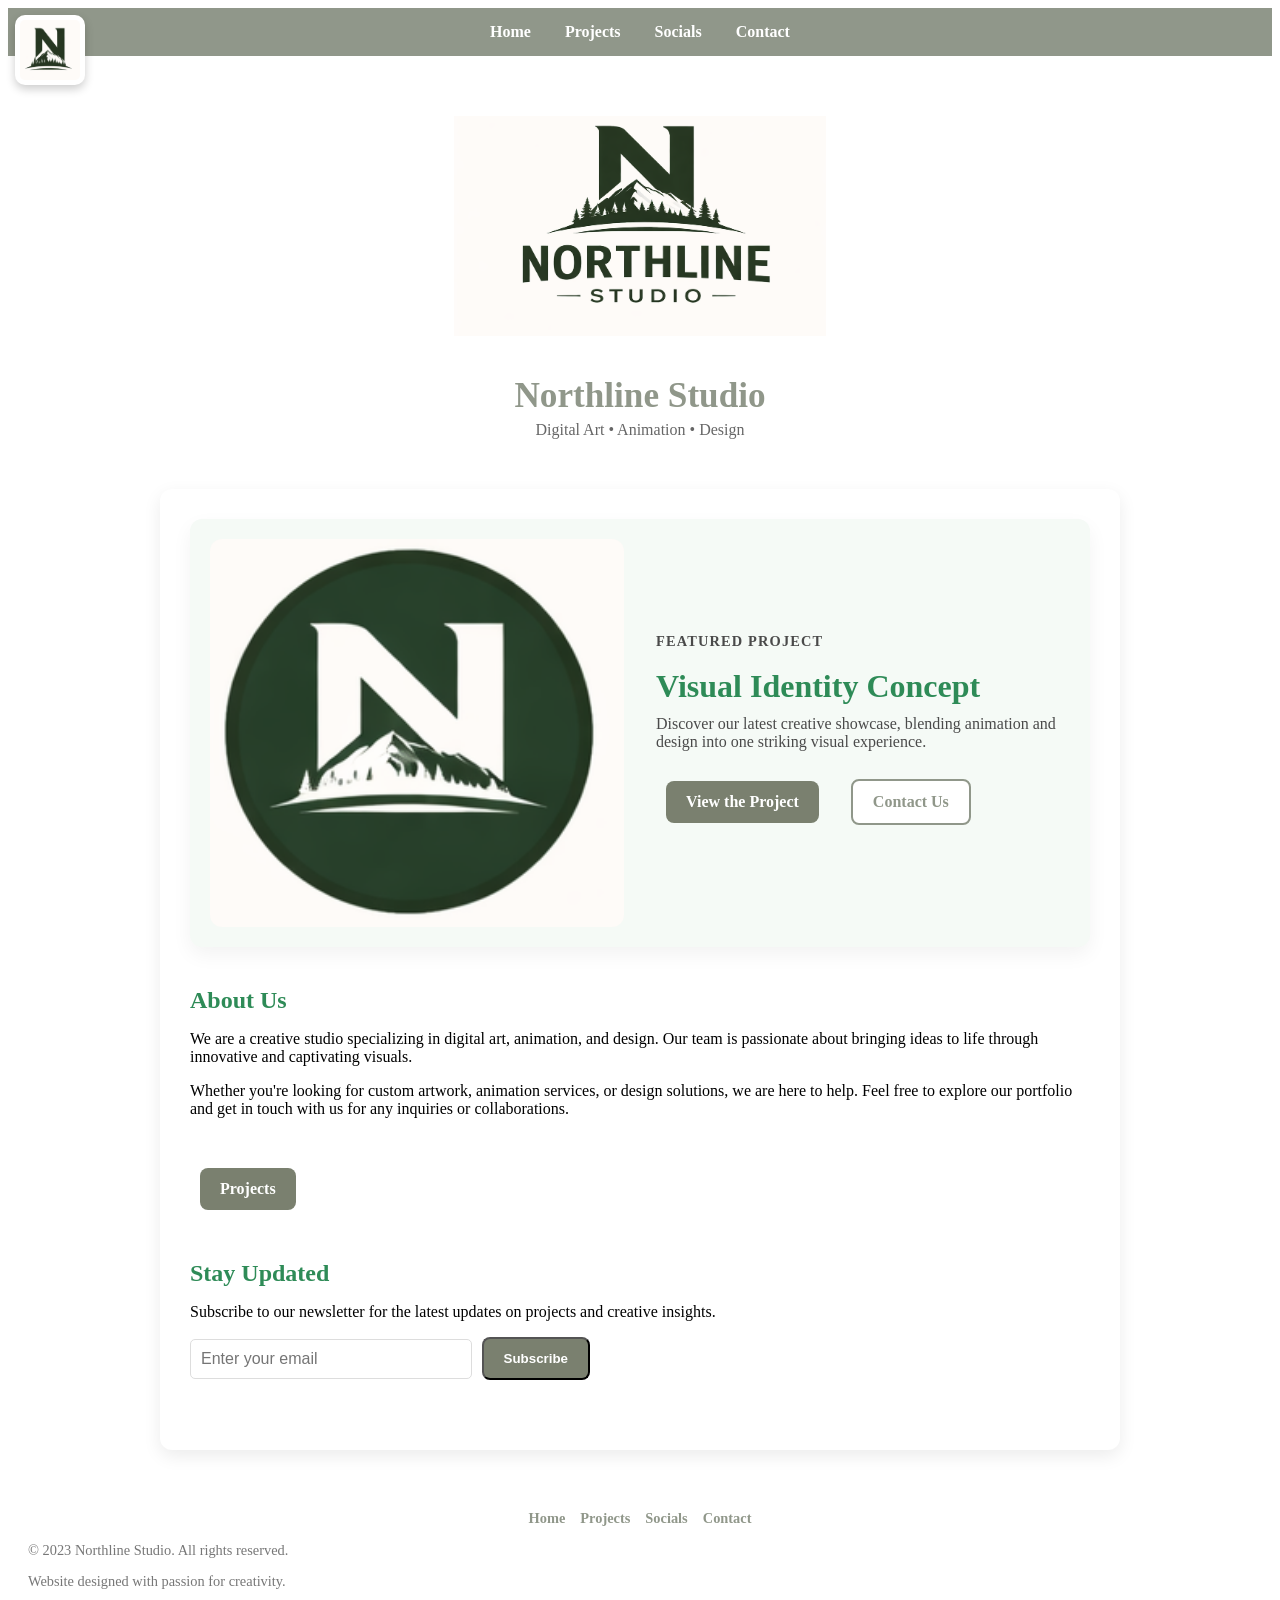
<file: index.html>
<!DOCTYPE html>
<html lang="en">
<head>
    <meta charset="UTF-8">
    <meta name="viewport" content="width=device-width, initial-scale=1.0">
    <meta name="description" content="Northline Studio - Digital Art, Animation, and Design. Explore our portfolio of creative projects and get in touch for collaborations.">
    <meta name="keywords" content="digital art, animation, design, Northline Studio, portfolio">
    <title>Northline Studio</title>
    <link rel="stylesheet" href="style.css">
    <link rel="icon" href="images/northline-squarelogo.png" type="image/png">
    <link rel="preload" href="images/northline-banner.png" as="image">
</head>
<body>
    <nav class="navbar">
    <a href="index.html">Home</a>
    <a href="projects.html">Projects</a>
    <a href="socials.html">Socials</a>
    <a href="contact.html">Contact</a>
</nav>
<header class="header">

    <a href="index.html"><img src="images/northline-squarelogo.png" class="icon-logo" alt="Northline icon"></a>

    <img src="images/northline-banner.png" class="banner" alt="Northline Studio Banner">

    <h1>Northline Studio</h1>
    <p class="subtitle">Digital Art • Animation • Design</p>

</header>

    <main>
        <section class="hero">
            <img src="images/northline-circlelogo.png" alt="Featured project preview" class="hero-image">
            <div class="hero-copy">
                <p class="hero-label">Featured Project</p>
                <h2>Visual Identity Concept</h2>
                <p>Discover our latest creative showcase, blending animation and design into one striking visual experience.</p>
                <div class="hero-actions">
                    <a href="projects.html" class="nav-button">View the Project</a>
                    <a href="contact.html" class="nav-button secondary">Contact Us</a>
                </div>
            </div>
        </section>

        <section>
            <h2>About Us</h2>
            <p>We are a creative studio specializing in digital art, animation, and design. Our team is passionate about bringing ideas to life through innovative and captivating visuals.</p>
        <p>Whether you're looking for custom artwork, animation services, or design solutions, we are here to help. Feel free to explore our portfolio and get in touch with us for any inquiries or collaborations.</p>
        </section>

        <section>
            <a href="projects.html" class="nav-button">Projects</a>
        </section>

        <section>
            <h2>Stay Updated</h2>
            <p>Subscribe to our newsletter for the latest updates on projects and creative insights.</p>
            <form class="newsletter-form">
                <input type="email" placeholder="Enter your email" required>
                <button type="submit" class="nav-button">Subscribe</button>
            </form>
        </section>

    </main>

    <footer>
        <div class="footer-nav">
            <a href="index.html">Home</a>
            <a href="projects.html">Projects</a>
            <a href="socials.html">Socials</a>
            <a href="contact.html">Contact</a>
        </div>
        <p>&copy; 2023 Northline Studio. All rights reserved.</p>
        <p>Website designed with passion for creativity.</p>
        <button id="back-to-top" class="nav-button" style="position: fixed; bottom: 20px; right: 20px; display: none;">↑ Top</button>
    </footer>
 <script src="script.js"></script>
</body>

</html>
</file>
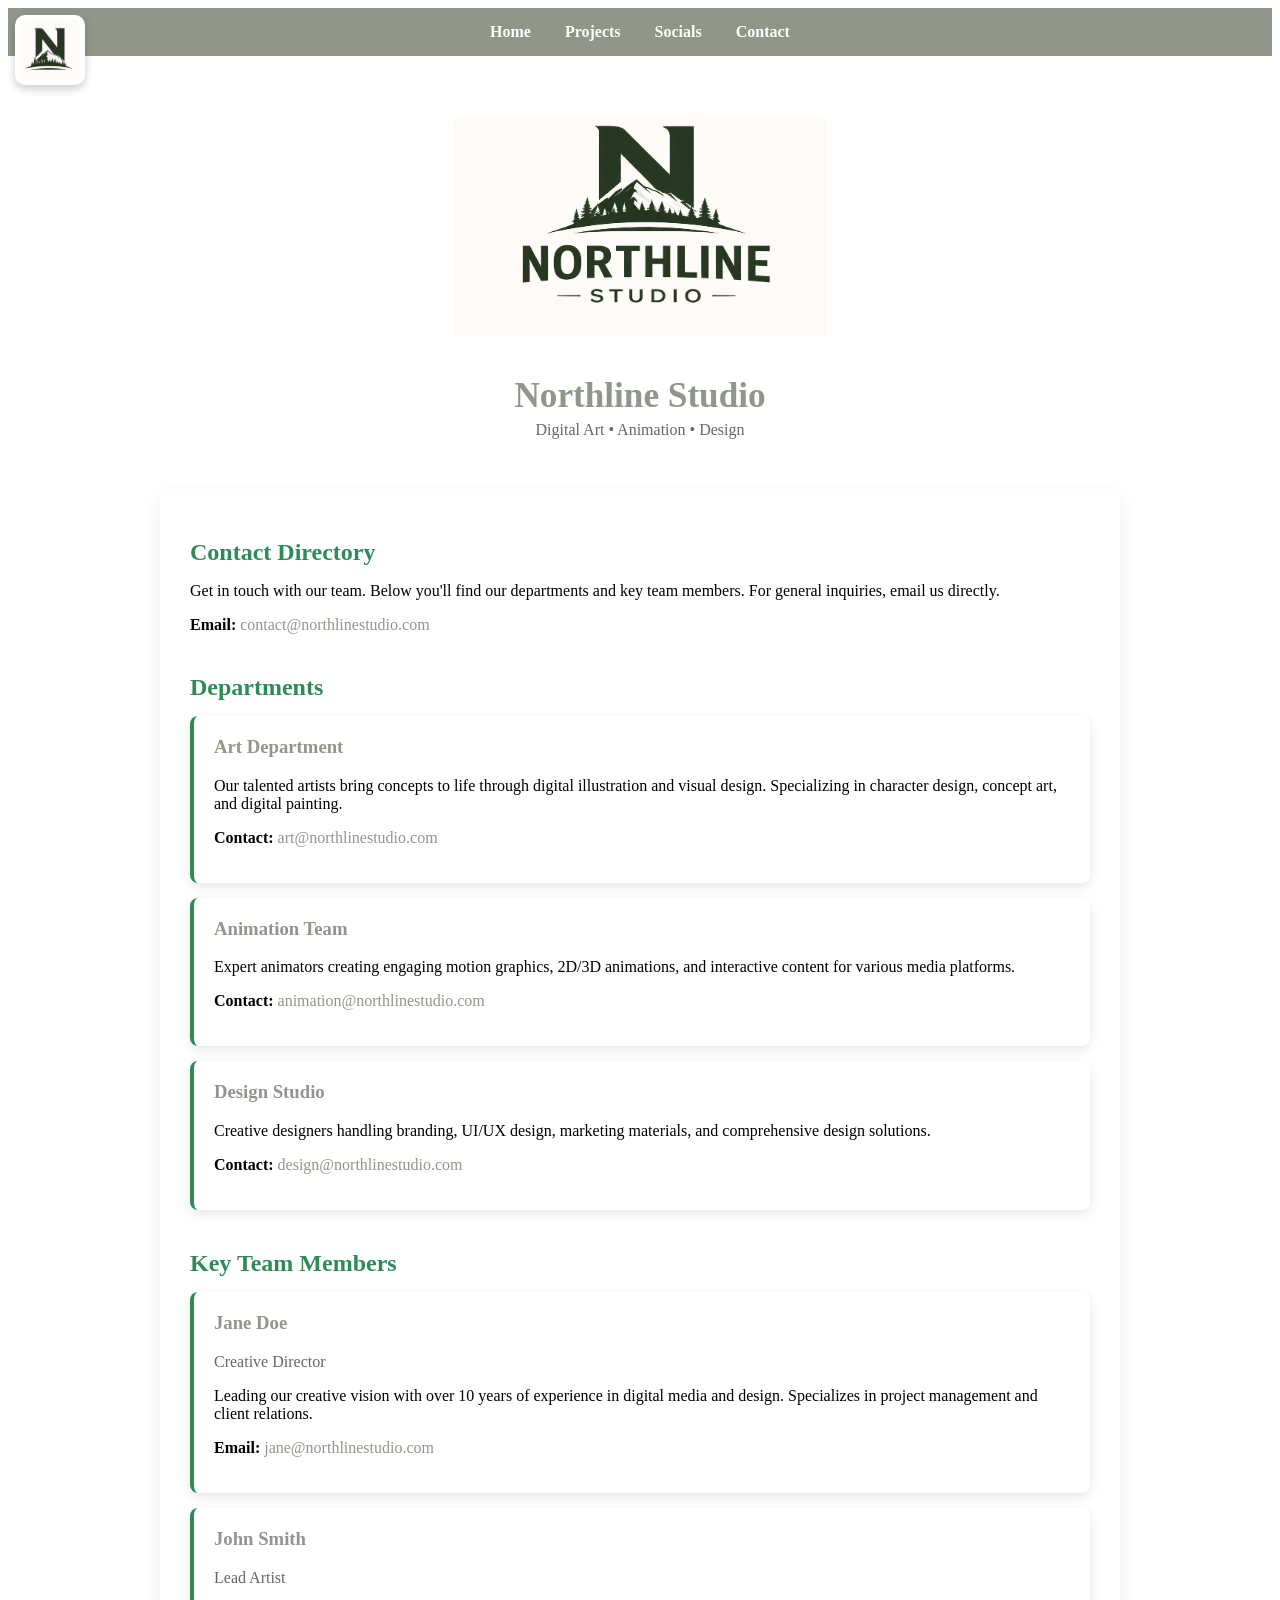
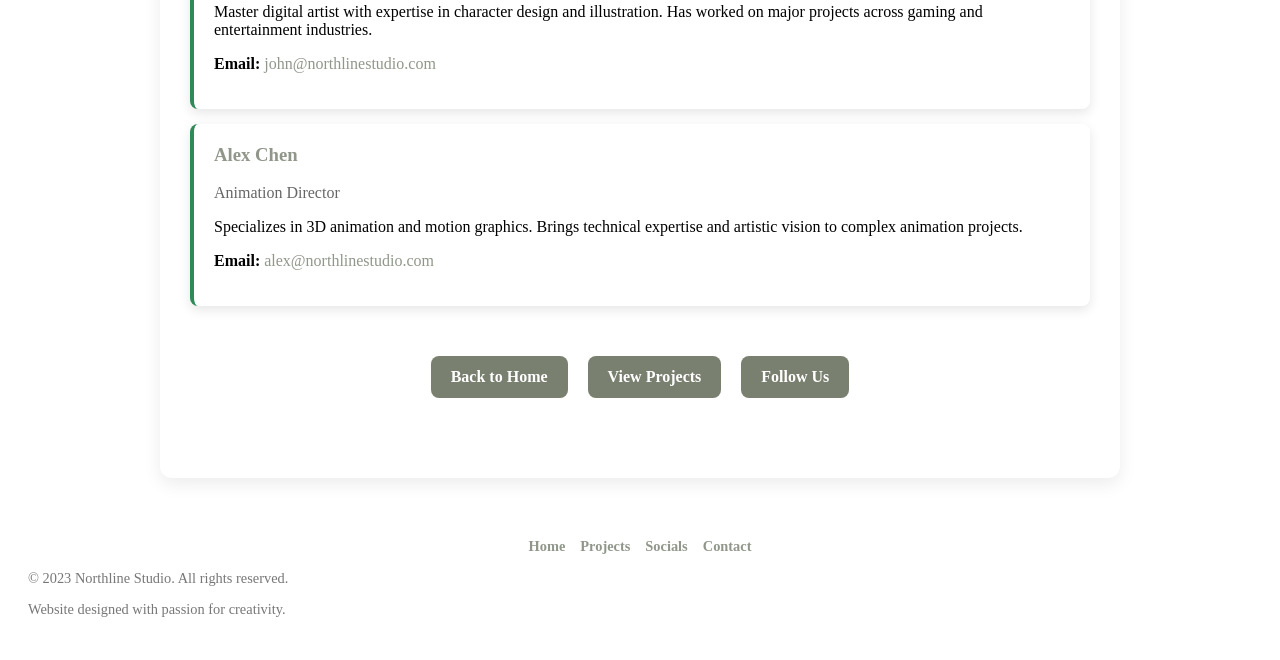
<file: contact.html>
<!DOCTYPE html>
<html lang="en">
<head>
    <meta charset="UTF-8">
    <meta name="viewport" content="width=device-width, initial-scale=1.0">
    <title>Contact - Northline Studio</title>
    <link rel="stylesheet" href="style.css">
</head>
<body>
    <nav class="navbar">
    <a href="index.html">Home</a>
    <a href="projects.html">Projects</a>
    <a href="socials.html">Socials</a>
    <a href="contact.html">Contact</a>
</nav>
<header class="header">

    <a href="index.html"><img src="images/northline-squarelogo.png" class="icon-logo" alt="Northline icon"></a>

    <img src="images/northline-banner.png" class="banner" alt="Northline Studio Banner">

    <h1>Northline Studio</h1>
    <p class="subtitle">Digital Art • Animation • Design</p>

</header>

    <main>
        <section>
            <h2>Contact Directory</h2>
            <p>Get in touch with our team. Below you'll find our departments and key team members. For general inquiries, email us directly.</p>
            <p><strong>Email:</strong> <a href="mailto:contact@northlinestudio.com">contact@northlinestudio.com</a></p>
        </section>

        <section>
            <h2>Departments</h2>
            <div class="department">
                <h3>Art Department</h3>
                <p>Our talented artists bring concepts to life through digital illustration and visual design. Specializing in character design, concept art, and digital painting.</p>
                <p><strong>Contact:</strong> <a href="mailto:art@northlinestudio.com">art@northlinestudio.com</a></p>
            </div>
            <div class="department">
                <h3>Animation Team</h3>
                <p>Expert animators creating engaging motion graphics, 2D/3D animations, and interactive content for various media platforms.</p>
                <p><strong>Contact:</strong> <a href="mailto:animation@northlinestudio.com">animation@northlinestudio.com</a></p>
            </div>
            <div class="department">
                <h3>Design Studio</h3>
                <p>Creative designers handling branding, UI/UX design, marketing materials, and comprehensive design solutions.</p>
                <p><strong>Contact:</strong> <a href="mailto:design@northlinestudio.com">design@northlinestudio.com</a></p>
            </div>
        </section>

        <section>
            <h2>Key Team Members</h2>
            <div class="team-member">
                <h3>Jane Doe</h3>
                <p><em>Creative Director</em></p>
                <p>Leading our creative vision with over 10 years of experience in digital media and design. Specializes in project management and client relations.</p>
                <p><strong>Email:</strong> <a href="mailto:jane@northlinestudio.com">jane@northlinestudio.com</a></p>
            </div>
            <div class="team-member">
                <h3>John Smith</h3>
                <p><em>Lead Artist</em></p>
                <p>Master digital artist with expertise in character design and illustration. Has worked on major projects across gaming and entertainment industries.</p>
                <p><strong>Email:</strong> <a href="mailto:john@northlinestudio.com">john@northlinestudio.com</a></p>
            </div>
            <div class="team-member">
                <h3>Alex Chen</h3>
                <p><em>Animation Director</em></p>
                <p>Specializes in 3D animation and motion graphics. Brings technical expertise and artistic vision to complex animation projects.</p>
                <p><strong>Email:</strong> <a href="mailto:alex@northlinestudio.com">alex@northlinestudio.com</a></p>
            </div>
        </section>

        <section class="button-row">
            <a href="index.html" class="nav-button">Back to Home</a>
            <a href="projects.html" class="nav-button">View Projects</a>
            <a href="socials.html" class="nav-button">Follow Us</a>
        </section>

    </main>

    <footer>
        <div class="footer-nav">
            <a href="index.html">Home</a>
            <a href="projects.html">Projects</a>
            <a href="socials.html">Socials</a>
            <a href="contact.html">Contact</a>
        </div>
        <p>&copy; 2023 Northline Studio. All rights reserved.</p>
        <p>Website designed with passion for creativity.</p>
        <button id="back-to-top" class="nav-button" style="position: fixed; bottom: 20px; right: 20px; display: none;">↑ Top</button>
    </footer>
</body>

</html>
</file>
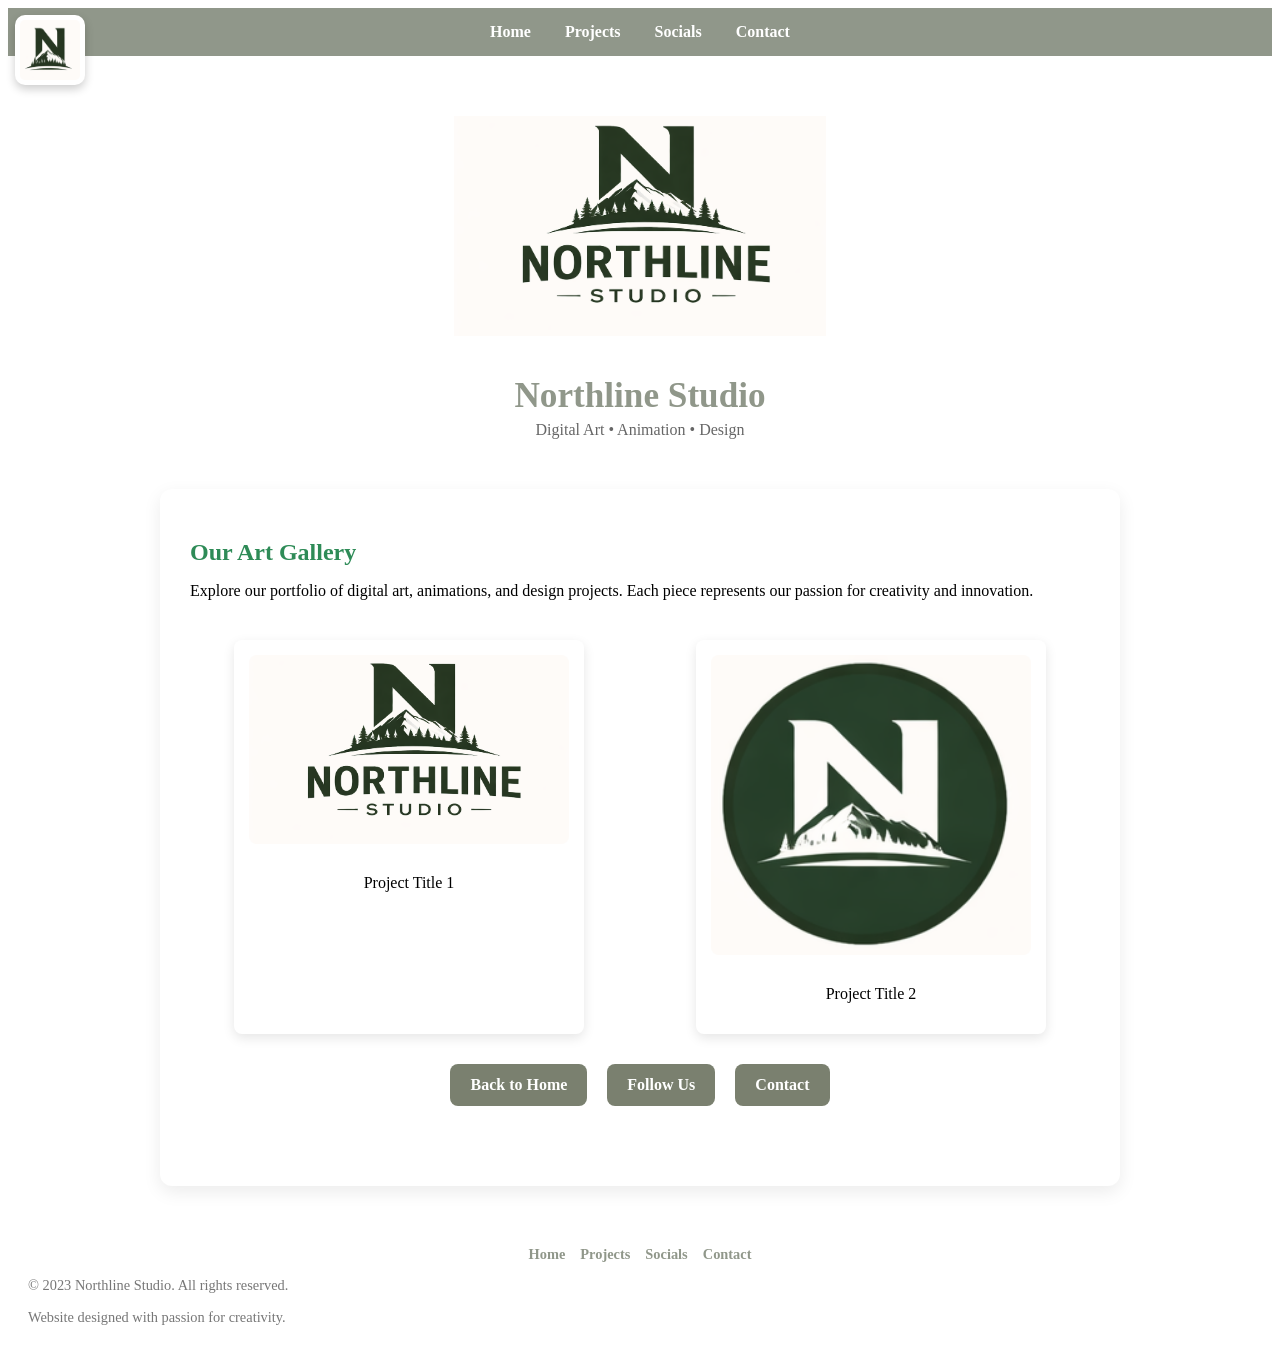
<file: projects.html>
<!DOCTYPE html>
<html lang="en">
<head>
    <meta charset="UTF-8">
    <meta name="viewport" content="width=device-width, initial-scale=1.0">
    <title>Projects - Northline Studio</title>
    <link rel="stylesheet" href="style.css">
</head>
<body>
    <nav class="navbar">
    <a href="index.html">Home</a>
    <a href="projects.html">Projects</a>
    <a href="socials.html">Socials</a>
    <a href="contact.html">Contact</a>
</nav>
<header class="header">

    <a href="index.html"><img src="images/northline-squarelogo.png" class="icon-logo" alt="Northline icon"></a>

    <img src="images/northline-banner.png" class="banner" alt="Northline Studio Banner">

    <h1>Northline Studio</h1>
    <p class="subtitle">Digital Art • Animation • Design</p>

</header>

    <main>
        <section>
            <h2>Our Art Gallery</h2>
            <p>Explore our portfolio of digital art, animations, and design projects. Each piece represents our passion for creativity and innovation.</p>
        </section>

        <section class="gallery">
            <div class="gallery-item">
                <img src="images/northline-banner.png" alt="Art project preview 1">
                <p>Project Title 1</p>
            </div>
            <div class="gallery-item">
                <img src="images/northline-circlelogo.png" alt="Art project preview 2">
                <p>Project Title 2</p>
            </div>
            <!-- Add more gallery items as needed -->
        </section>

        <section class="button-row">
            <a href="index.html" class="nav-button">Back to Home</a>
            <a href="socials.html" class="nav-button">Follow Us</a>
            <a href="contact.html" class="nav-button">Contact</a>
        </section>

    </main>

    <footer>
        <div class="footer-nav">
            <a href="index.html">Home</a>
            <a href="projects.html">Projects</a>
            <a href="socials.html">Socials</a>
            <a href="contact.html">Contact</a>
        </div>
        <p>&copy; 2023 Northline Studio. All rights reserved.</p>
        <p>Website designed with passion for creativity.</p>
        <button id="back-to-top" class="nav-button" style="position: fixed; bottom: 20px; right: 20px; display: none;">↑ Top</button>
    </footer>
 <script src="script.js"></script>
</body>

</html>
</file>
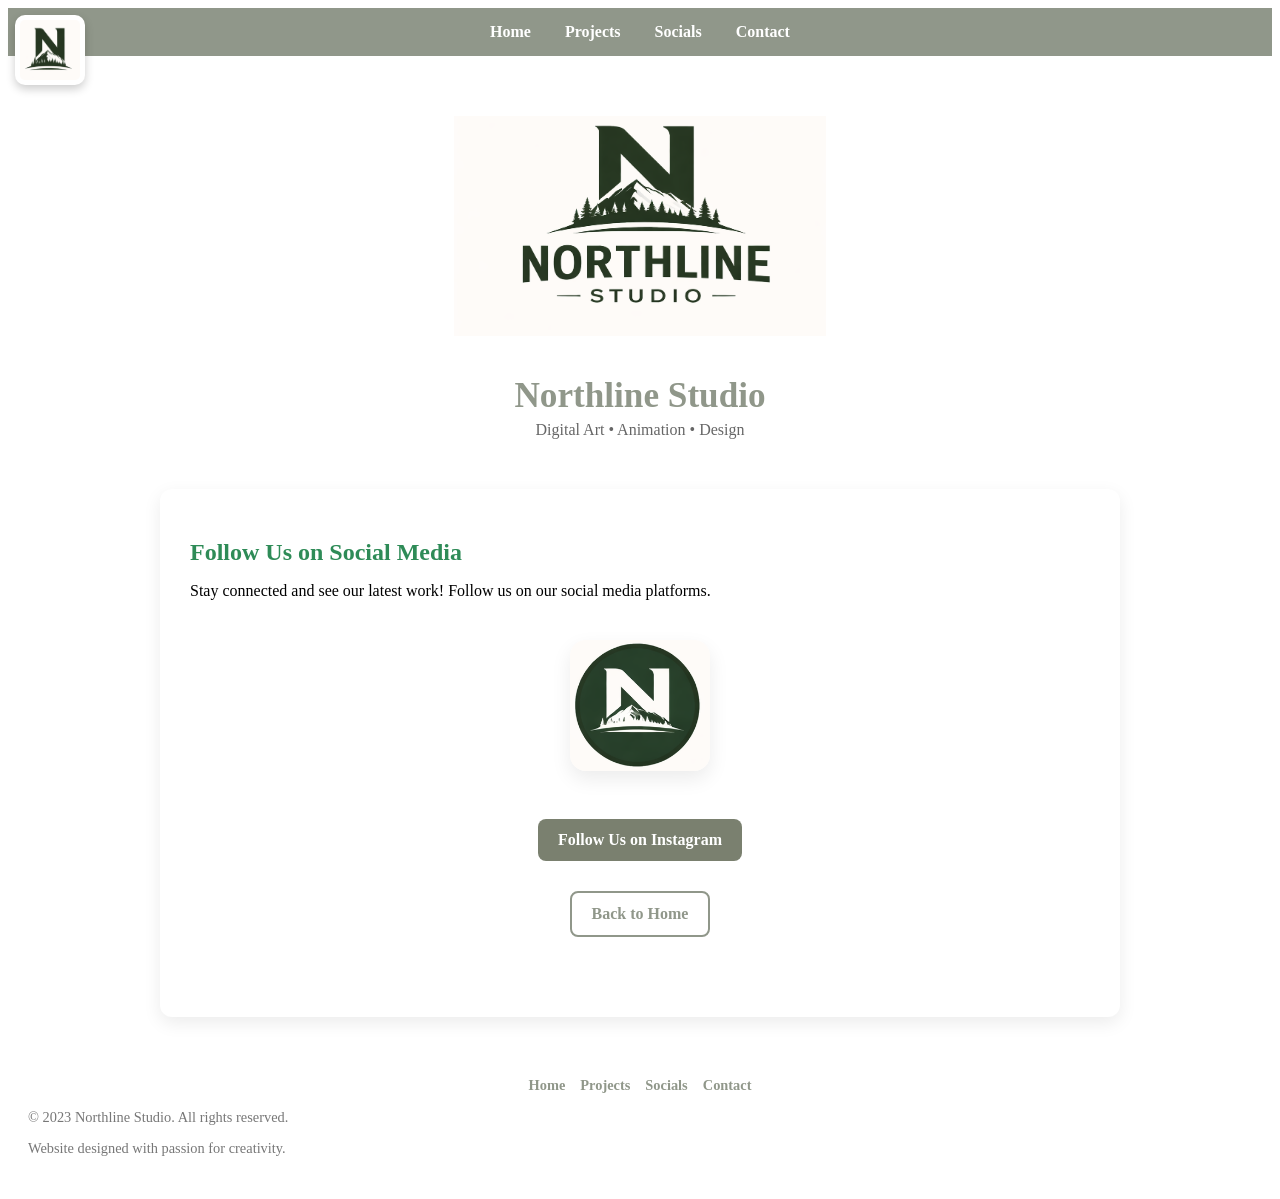
<file: socials.html>
<!DOCTYPE html>
<html lang="en">
<head>
    <meta charset="UTF-8">
    <meta name="viewport" content="width=device-width, initial-scale=1.0">
    <title>Follow Us - Northline Studio</title>
    <link rel="stylesheet" href="style.css">
</head>
<body>
    <nav class="navbar">
    <a href="index.html">Home</a>
    <a href="projects.html">Projects</a>
    <a href="socials.html">Socials</a>
    <a href="contact.html">Contact</a>
</nav>
<header class="header">

    <a href="index.html"><img src="images/northline-squarelogo.png" class="icon-logo" alt="Northline icon"></a>

    <img src="images/northline-banner.png" class="banner" alt="Northline Studio Banner">

    <h1>Northline Studio</h1>
    <p class="subtitle">Digital Art • Animation • Design</p>

</header>

    <main>
        <section>
            <h2>Follow Us on Social Media</h2>
            <p>Stay connected and see our latest work! Follow us on our social media platforms.</p>
        </section>

        <section class="social-card">
            <img src="images/northline-circlelogo.png" alt="Northline Studio Logo" class="social-logo">
            <a href="https://www.instagram.com/northline_studio?igsh=MXdqcXIOa-XVpYW1sbw==" class="nav-button" target="_blank">Follow Us on Instagram</a>
        </section>

        <section class="button-row back-button-row">
            <a href="index.html" class="nav-button secondary">Back to Home</a>
        </section>

    </main>

    <footer>
        <div class="footer-nav">
            <a href="index.html">Home</a>
            <a href="projects.html">Projects</a>
            <a href="socials.html">Socials</a>
            <a href="contact.html">Contact</a>
        </div>
        <p>&copy; 2023 Northline Studio. All rights reserved.</p>
        <p>Website designed with passion for creativity.</p>
        <button id="back-to-top" class="nav-button" style="position: fixed; bottom: 20px; right: 20px; display: none;">↑ Top</button>
    </footer>
 <script src="script.js"></script>
</body>

</html>
</file>
<file: style.css>
html {
    scroll-behavior: smooth;
}

/* HEADER */
.header {
    position: relative;
    background: white;
    padding-top: 60px; /* Add space for sticky navbar */
    text-align: center;
    display: flex;
    flex-direction: column;
    align-items: center;
    justify-content: center;
}

.header h1,
.header .subtitle {
    width: 100%;
    max-width: 900px;
    text-align: center;
}

/* Banner */
.banner {
    width: 100%;
    max-width: 800px;
    height: auto;
    max-height: 220px;
    object-fit: contain;
    display: block;
    margin: 0 auto 20px;
    border-radius: 12px;
}
/* Square logo (floating) */
.icon-logo {
    width: 60px;
    height: 60px;
    position: fixed;
    top: 15px;
    left: 15px;
    border-radius: 10px;
    box-shadow: 0 4px 10px rgba(0,0,0,0.2);
    background: white;
    padding: 5px;
    z-index: 1001;
    cursor: pointer;
}

/* Title */
h1 {
    margin: 20px 0 5px;
    color: #90978A;
    font-size: 2.2rem;
}

/* Subtitle */
.subtitle {
    margin: 0 0 20px;
    color: #666;
}

/* MAIN CARD */
main {
    max-width: 900px;
    margin: 30px auto;
    background-color: white;
    padding: 30px;
    border-radius: 12px;
    box-shadow: 0 6px 18px rgba(0,0,0,0.08);
    transition: box-shadow 0.3s ease;
}

main:hover {
    box-shadow: 0 8px 24px rgba(0,0,0,0.12);
}

/* SECTIONS */
section {
    margin-bottom: 40px;
}

.button-row {
    text-align: center;
}

.back-button-row {
    margin-top: 10px;
}

.social-card {
    display: flex;
    flex-direction: column;
    align-items: center;
    justify-content: center;
    gap: 18px;
    max-width: 420px;
    margin: 0 auto;
}

.social-logo {
    width: 140px;
    height: auto;
    border-radius: 16px;
    box-shadow: 0 8px 20px rgba(0,0,0,0.08);
}

.button-row .nav-button {
    margin: 10px 8px;
}

.hero {
    display: grid;
    grid-template-columns: 1fr;
    gap: 20px;
    align-items: center;
    text-align: left;
    padding: 20px;
    background: #f5faf6;
    border-radius: 12px;
    box-shadow: 0 8px 20px rgba(0,0,0,0.05);
}

@media (min-width: 900px) {
    .hero {
        grid-template-columns: 1fr 1fr;
        gap: 32px;
    }
}

.hero-image {
    width: 100%;
    max-width: 100%;
    height: auto;
    border-radius: 12px;
    object-fit: contain;
    max-height: 420px;
}

.hero-copy {
    max-width: 720px;
}

.hero-label {
    display: inline-block;
    margin-bottom: 10px;
    color: #4f9a70;
    font-weight: bold;
    text-transform: uppercase;
    letter-spacing: 0.08em;
    font-size: 0.9rem;
}

.hero h2 {
    margin: 0 0 10px;
    font-size: 2rem;
}

.hero p {
    margin: 0 0 18px;
    color: #4a4a4a;
}

.hero-actions {
    display: flex;
    flex-wrap: wrap;
    gap: 12px;
    align-items: center;
}

.nav-button.secondary {
    background-color: #ffffff;
    color: #90978A;
    border: 2px solid #90978A;
}

.nav-button.secondary:hover {
    background-color: #f0f8f2;
}

h2 {
    color: seagreen;
    margin-bottom: 10px;
}

/* LINKS */
a {
    color: #90978A;
    text-decoration: none;
}

a:hover {
    text-decoration: underline;
}

/* FOOTER */
footer {
    margin-top: 40px;
    padding: 20px;
    font-size: 0.9em;
    color: #777;
}

.footer-nav {
    display: flex;
    justify-content: center;
    flex-wrap: wrap;
    gap: 15px;
    margin-bottom: 12px;
}

.footer-nav a {
    color: #90978A;
    text-decoration: none;
    font-weight: bold;
}

.footer-nav a:hover {
    text-decoration: underline;
}

.icon-logo:hover {
    transform: scale(1.1);
    transition: 0.2s;
}
.nav-button {
    display: inline-block;
    margin: 10px;
    padding: 12px 20px;
    background-color: #7A806F; /* Darker shade of #90978A */
    color: white;
    border-radius: 8px;
    text-decoration: none;
    font-weight: bold;
    transition: 0.2s;
}

.nav-button:focus {
    outline: 2px solid #7A806F;
    outline-offset: 2px;
}

/* GALLERY */
.gallery {
    display: grid;
    grid-template-columns: repeat(auto-fit, minmax(280px, 1fr));
    justify-items: center;
    gap: 24px;
    margin: 20px 0;
}

.gallery-item {
    background-color: white;
    border-radius: 8px;
    box-shadow: 0 4px 12px rgba(0,0,0,0.1);
    padding: 15px;
    text-align: center;
    width: 100%;
    max-width: 320px;
    transition: 0.3s;
}

.gallery-item:hover {
    transform: translateY(-5px);
    box-shadow: 0 8px 20px rgba(0,0,0,0.15);
}

.gallery-item img {
    width: 100%;
    height: auto;
    border-radius: 8px;
    margin-bottom: 10px;
}

/* DEPARTMENTS AND TEAM */
.department, .team-member {
    background-color: white;
    border-radius: 8px;
    box-shadow: 0 4px 12px rgba(0,0,0,0.1);
    padding: 20px;
    margin: 15px 0;
    border-left: 4px solid seagreen;
}

.department h3, .team-member h3 {
    color: #90978A;
    margin-top: 0;
}

.team-member em {
    color: #666;
    font-style: normal;
}
.social-logo {
    display: block;
    margin: 0 auto 20px;
    max-width: 150px;
    height: auto;
}

/* Mobile Responsiveness */
@media (max-width: 768px) {
    .navbar {
        padding: 10px;
    }
    .navbar a {
        display: block;
        margin: 5px 0;
        font-size: 1rem;
    }
    main {
        margin: 20px 10px;
        padding: 20px;
    }
    .hero {
        padding: 15px;
        gap: 15px;
    }
    .hero h2 {
        font-size: 1.8rem;
    }
    .hero-actions {
        flex-direction: column;
        align-items: stretch;
    }
    .nav-button {
        margin: 5px 0;
        width: 100%;
        box-sizing: border-box;
    }
    .footer-nav {
        flex-direction: column;
        gap: 10px;
    }
    .gallery {
        gap: 15px;
    }
    .department, .team-member {
        padding: 15px;
    }
    .newsletter-form {
        flex-direction: column;
        align-items: stretch;
    }
    .newsletter-form input {
        margin-bottom: 10px;
    }
}

/* Newsletter */
.newsletter-form {
    display: flex;
    gap: 10px;
    align-items: center;
    max-width: 400px;
}

.newsletter-form input {
    flex: 1;
    padding: 10px;
    border: 1px solid #ddd;
    border-radius: 5px;
    font-size: 1rem;
}

.newsletter-form button {
    margin: 0;
}
.navbar {
    background-color: #90978A;
    padding: 15px;
    text-align: center;
    position: sticky;
    top: 0;
    z-index: 1000;
}

.navbar a {
    color: white;
    text-decoration: none;
    margin: 0 15px;
    font-weight: bold;
    font-size: 1rem;
    transition: 0.2s;
}

.navbar a:hover {
    text-decoration: underline;
    transform: scale(1.05);
}
</file>
